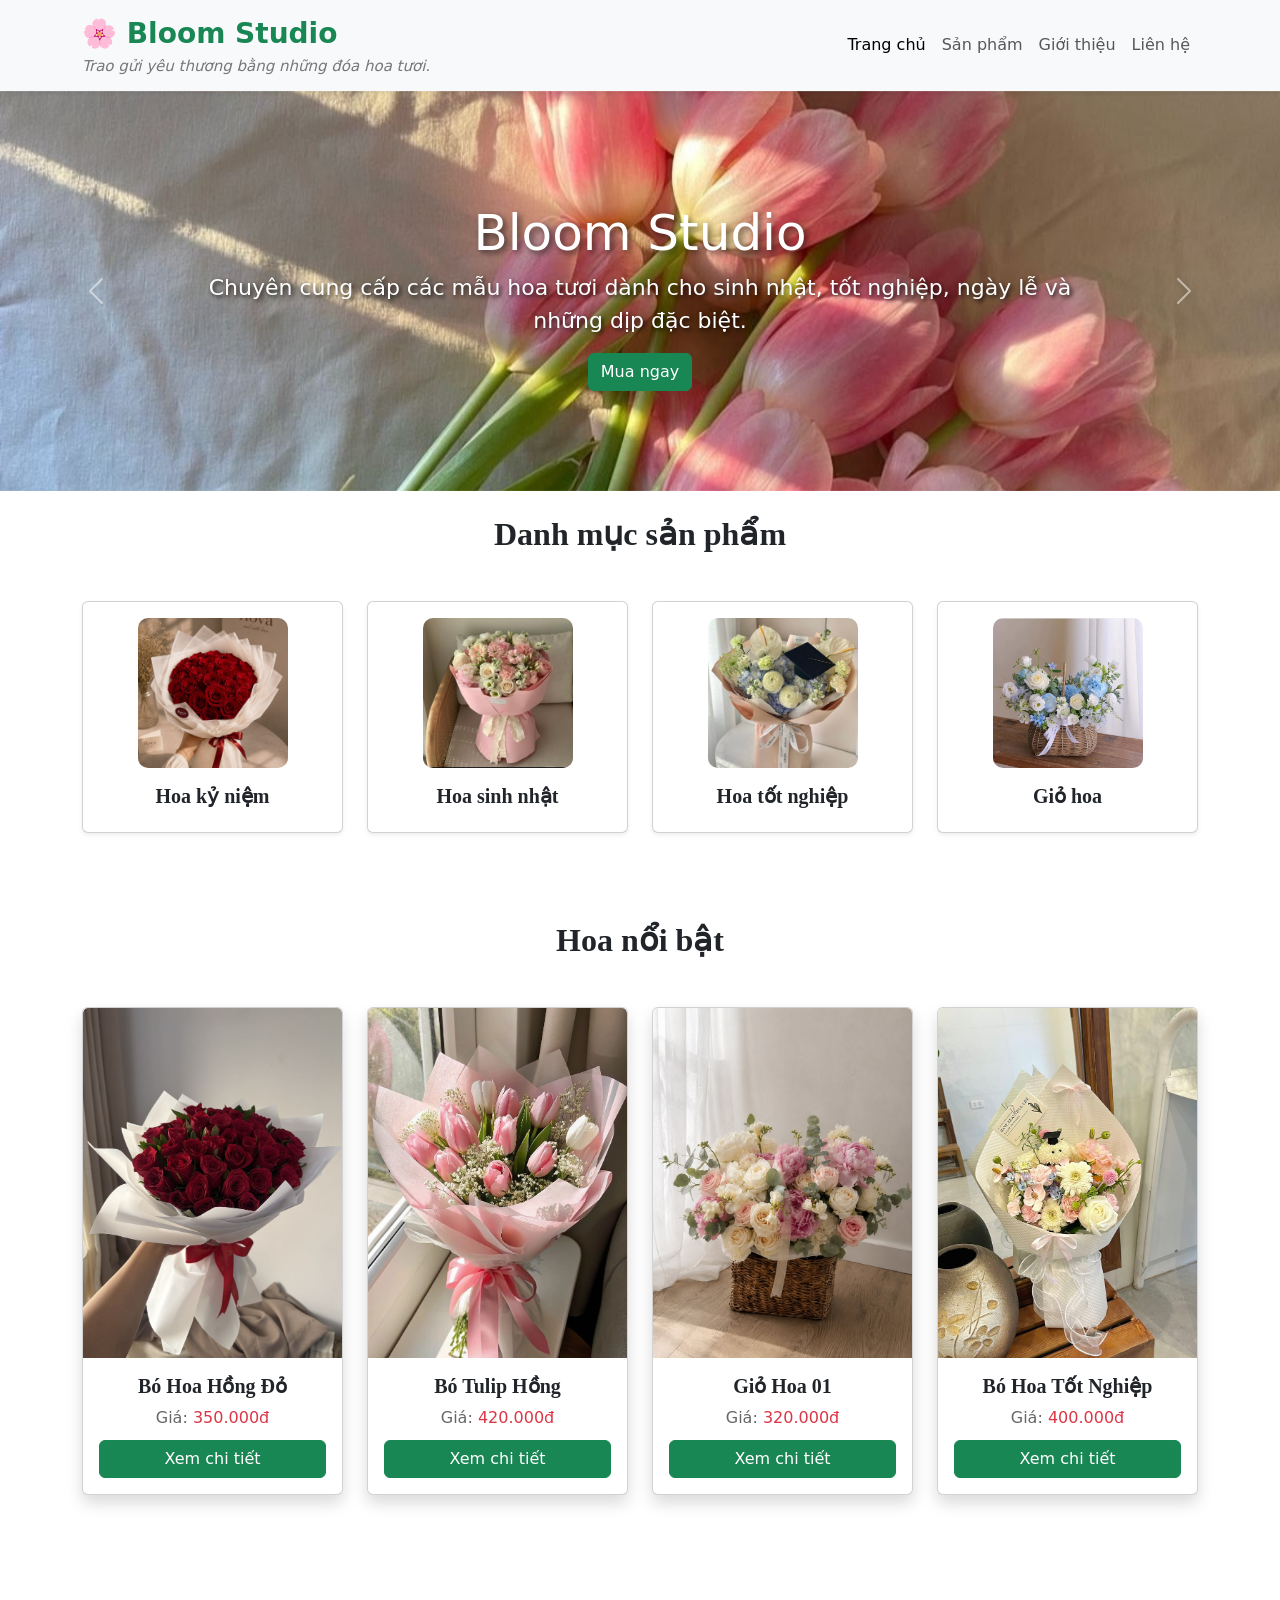
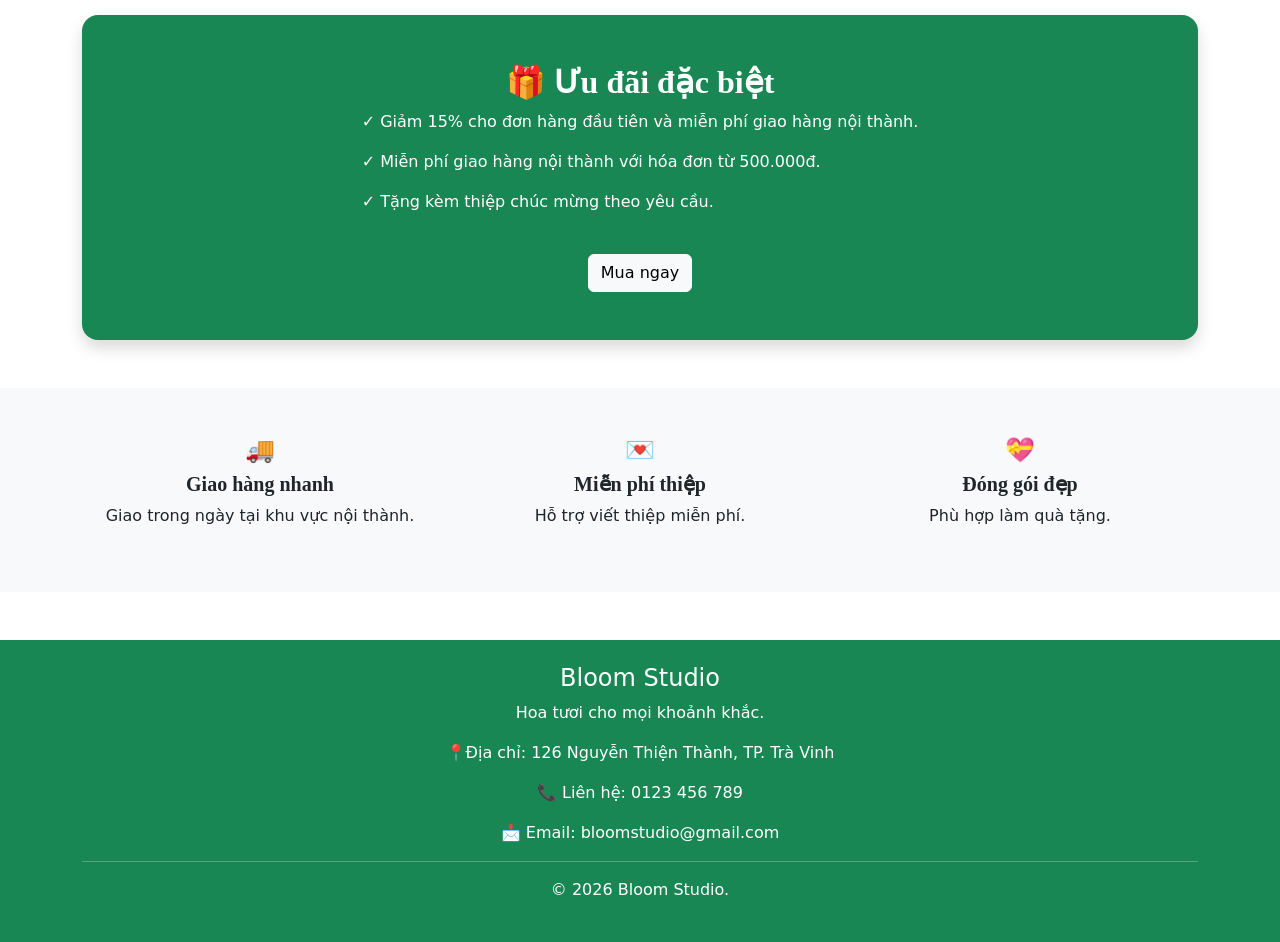
<file: index.html>
<!DOCTYPE html>
<html lang="vi">
<head>
    <meta charset="UTF-8">
    <meta name="viewport" content="width=device-width, initial-scale=1">
        <link href="https://cdn.jsdelivr.net/npm/bootstrap@5.3.7/dist/css/bootstrap.min.css" rel="stylesheet">
        <script src="https://cdn.jsdelivr.net/npm/bootstrap@5.3.8/dist/js/bootstrap.bundle.min.js"></script>
        <link rel="stylesheet" href="css/style.css">
        <title>Bloom Studio - Hoa Tươi</title>

</head>
<body>
    <!--Thanh điều hướng -->
    <nav class="navbar navbar-expand-lg navbar-light bg-light shadow-sm sticky-top">
        <div class="container">
            <a class="navbar-brand d-flex flex-column" href="index.html">
                <span class="logo-title">&#127800; Bloom Studio</span>
                <small class="logo-slogan">Trao gửi yêu thương bằng những đóa hoa tươi.</small>
            </a>

    <!--Nút menu trên màn hình thu nhỏ -->
            <button class="navbar-toggler" type="button" data-bs-toggle="collapse" data-bs-target="#menu">
                <span class="navbar-toggler-icon"></span>
            </button>

            <div class="collapse navbar-collapse" id="menu">
                <ul class="navbar-nav ms-auto">
                    <li class="nav-item"><a class="nav-link active" href="index.html">Trang chủ</a></li>
                    <li class="nav-item"><a class="nav-link" href="html/san-pham.html">Sản phẩm</a></li>
                    <li class="nav-item"><a class="nav-link" href="html/gioi-thieu.html"> Giới thiệu</a></li>
                    <li class="nav-item"><a class="nav-link" href="html/lien-he.html">Liên hệ</a></li>
                </ul>
            </div>
        </div>
    </nav>

    <!-- CAROUSEL (trình chiếu ảnh) -->
    <div id="banner" class="carousel slide" data-bs-ride="carousel">
        <div class="carousel-inner">
            <div class="carousel-item active">
                <img src="assets/banner1.jpg" class="d-block w-100 banner-img"alt="Banner1">
            </div>
            <div class="carousel-item">
                <img src="assets/banner.jpg"class="d-block w-100 banner-img"alt="Banner2">
            </div>
            <div class="carousel-item">
                <img src="assets/banner3.jpg"class="d-block w-100 banner-img"alt="Banner3">
            </div>
        
            <div class="carousel-caption">
                <h1>Bloom Studio</h1>
                <p>Chuyên cung cấp các mẫu hoa tươi dành cho sinh nhật, tốt nghiệp, 
                ngày lễ và những dịp đặc biệt.</p>
                <a href="html/san-pham.html" class="btn btn-success">Mua ngay</a>
            </div>
        </div>
        <!-- nút trái-->
        <button class="carousel-control-prev"type="button" data-bs-target="#banner" data-bs-slide="prev">
            <span class="carousel-control-prev-icon"></span>
        </button>
        <!-- Nút phải -->
        <button class="carousel-control-next"type="button" data-bs-target="#banner" data-bs-slide="next">
            <span class="carousel-control-next-icon"></span>
        </button>
    </div>

    <!--DANH MỤC-->
    <section class="container py-4">
        <h2 class="text-center mb-5">Danh mục sản phẩm</h2>
        <div class="row text-center">

            <div class="col-md-3 mb-3">
                <div class="card shadow-sm category-card">
                    <div class="card-body">
                        <a href="html/san-pham.html?category=Kỷ niệm" class="text-decoration-none text-dark">
                            <img src="assets/love.jpg" alt="Hoa kỷ niệm" class="category-img">
                            <h5 class="mt-3">Hoa kỷ niệm</h5>
                        </a>
                    </div>
                </div>
            </div>

            <div class="col-md-3 mb-3">
                <div class="card shadow-sm category-card">
                    <div class="card-body">
                        <a href="html/san-pham.html?category=Sinh nhật" class="text-decoration-none text-dark">
                            <img src="assets/birthday.jpg" alt="Hoa sinh nhật" class="category-img">
                            <h5 class="mt-3">Hoa sinh nhật</h5>
                        </a>
                    </div>
                </div>
            </div>

            <div class="col-md-3 mb-3">
                <div class="card shadow-sm category-card">
                    <div class="card-body">
                        <a href="html/san-pham.html?category=Tốt nghiệp" class="text-decoration-none text-dark">
                            <img src="assets/graduation.jpg" alt="Hoa tốt nghiệp" class="category-img">
                            <h5 class="mt-3">Hoa tốt nghiệp</h5>
                        </a>
                    </div>
                </div>
            </div>

            <div class="col-md-3 mb-3">
                <div class="card shadow-sm category-card">
                    <div class="card-body">
                        <a href="html/san-pham.html?category=Giỏ hoa" class="text-decoration-none text-dark">
                            <img src="assets/basket.jpg" alt="Giỏ hoa" class="category-img">
                            <h5 class="mt-3">Giỏ hoa</h5>
                        </a>
                    </div>
                </div>
            </div>
        </div>
    </section>

    <!--sản phẩm nổi bật-->
    <section class="container py-5">
        <h2 class="text-center mb-5">Hoa nổi bật</h2>
        <div class="row">
            <div class="col-lg-3 col-md-6 mb-4">
                <div class="card shadow h-100">
                    <img src="assets/hoa1.jpg"class="card-img-top">
                    <div class="card-body">
                        <h5>Bó Hoa Hồng Đỏ</h5>
                        <p> Giá: <span class="text-danger"> 350.000đ </span> </p>
                        <a href="html/chi-tiet.html?id=1" class="btn btn-success">Xem chi tiết</a>
                    </div>
                </div>
            </div>

            <div class="col-lg-3 col-md-6 mb-4">
                <div class="card shadow h-100">
                    <img src="assets/hoa2.jpg" class="card-img-top">
                    <div class="card-body">
                        <h5>Bó Tulip Hồng</h5>
                        <p> Giá: <span class="text-danger"> 420.000đ </span></p>
                        <a href="html/chi-tiet.html?id=6"class="btn btn-success">Xem chi tiết</a>
                    </div>
                </div>
            </div>

            <div class="col-lg-3 col-md-6 mb-4">
                <div class="card shadow h-100">
                    <img src="assets/hoa3.jpg" class="card-img-top">
                    <div class="card-body">
                        <h5>Giỏ Hoa 01</h5>
                        <p> Giá: <span class="text-danger"> 320.000đ</span> </p>
                        <a href="html/chi-tiet.html?id=15"class="btn btn-success"> Xem chi tiết</a>
                    </div>
                </div>
            </div>

            <div class="col-lg-3 col-md-6 mb-4">
                <div class="card shadow h-100">
                    <img src="assets/hoa4.jpg" class="card-img-top">
                    <div class="card-body">
                        <h5>Bó Hoa Tốt Nghiệp</h5>
                        <p> Giá: <span class="text-danger"> 400.000đ</span> </p>
                        <a href="html/chi-tiet.html?id=11"class="btn btn-success"> Xem chi tiết</a>
                    </div>
                </div>
            </div>
        </div>
    </section>

    <section class="container py-5">
        <div class="bg-success text-white rounded-4 p-5 text-center shadow">
            <h2>&#127873; Ưu đãi đặc biệt</h2>
            <div class="d-inline-block text-start">
                <p>&#10003; Giảm 15% cho đơn hàng đầu tiên và miễn phí giao hàng nội thành.</p>
                <p>&#10003; Miễn phí giao hàng nội thành với hóa đơn từ 500.000đ.</p>
                <p>&#10003; Tặng kèm thiệp chúc mừng theo yêu cầu.</p>
            </div>
            <div class="mt-4">
                <a href="html/san-pham.html" class="btn btn-light"> Mua ngay</a>
            </div>
        </div>
    </section>

    <!--cam kết-->
    <section class="bg-light py-5">
        <div class="container">
            <div class="row text-center">
                <div class="col-md-4">
                    <h4>&#128666</h4>
                    <h5>Giao hàng nhanh</h5>
                    <p> Giao trong ngày tại khu vực nội thành.</p>
                </div>
                <div class="col-md-4">
                    <h4>&#128140;</h4>
                    <h5>Miễn phí thiệp</h5>
                    <p>Hỗ trợ viết thiệp miễn phí.</p>
                </div>
                <div class="col-md-4">
                    <h4>&#128157</h4>
                    <h5>Đóng gói đẹp</h5>
                    <p> Phù hợp làm quà tặng.</p>
                </div>
            </div>
        </div>
    </section>

    <!--footer-->
    <footer class="bg-success text-white mt-5">
        <div class="container py-4 text-center">
            <h4>Bloom Studio</h4>
            <p>Hoa tươi cho mọi khoảnh khắc.</p>
            <p> 📍Địa chỉ: 126 Nguyễn Thiện Thành, TP. Trà Vinh</p>
            <p> 📞 Liên hệ: 0123 456 789</p>
            <p> 📩 Email: bloomstudio@gmail.com</p>
            <hr>
            <p> © 2026 Bloom Studio. </p>
        </div>
    </footer>
    <script src="js/script.js"></script>
</body>
</html>
</file>
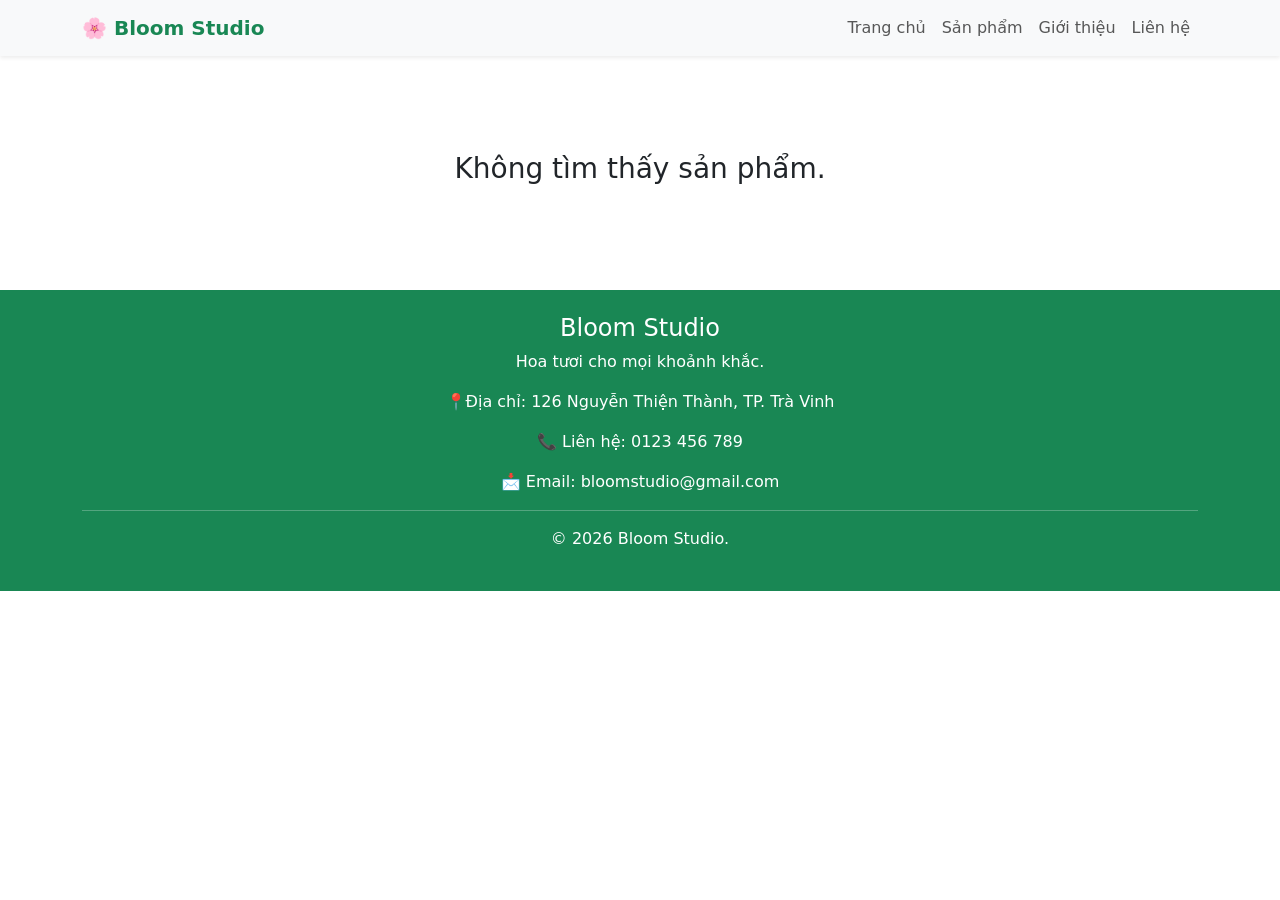
<file: html/chi-tiet.html>
<!DOCTYPE html>
<html lang="vi">
<head>
    <meta charset="UTF-8">
    <meta name="viewport" content="width=device-width, initial-scale=1">
    <link href="https://cdn.jsdelivr.net/npm/bootstrap@5.3.7/dist/css/bootstrap.min.css" rel="stylesheet">
    <script src="https://cdn.jsdelivr.net/npm/bootstrap@5.3.8/dist/js/bootstrap.bundle.min.js"></script>
    <link rel="stylesheet" href="../css/style.css">
    <title>Chi tiết sản phẩm | Bloom Studio</title>
</head>
<body>
    <!-- Thanh điều hướng -->
    <nav class="navbar navbar-expand-lg navbar-light bg-light shadow-sm sticky-top">
        <div class="container">
            <a class="navbar-brand fw-bold text-success" href="../index.html">&#127800; Bloom Studio</a>
            <button class="navbar-toggler" type="button" data-bs-toggle="collapse" data-bs-target="#menu">
                <span class="navbar-toggler-icon"></span>
            </button>
            <div class="collapse navbar-collapse" id="menu">
                <ul class="navbar-nav ms-auto">
                    <li class="nav-item"><a class="nav-link" href="../index.html">Trang chủ</a></li>
                    <li class="nav-item"><a class="nav-link" href="san-pham.html">Sản phẩm</a></li>
                    <li class="nav-item"><a class="nav-link" href="gioi-thieu.html">Giới thiệu</a></li>
                    <li class="nav-item"><a class="nav-link" href="lien-he.html">Liên hệ</a></li>
                </ul>
            </div>
        </div>
    </nav>

    <!-- Khu vực hiển thị chi tiết sản phẩm -->
    <div class="container py-5 my-5">
        <div class="row align-items-center justify-content-center" id="productDetailContainer">
            <div class="col-12 text-center">
                <p class="text-muted">Đang tải thông tin sản phẩm...</p>
            </div>
        </div>
    </div>

    <!-- FOOTER-->
    <footer class="bg-success text-white mt-5">
        <div class="container py-4 text-center">
            <h4>Bloom Studio</h4>
            <p>Hoa tươi cho mọi khoảnh khắc.</p>
            <p> 📍Địa chỉ: 126 Nguyễn Thiện Thành, TP. Trà Vinh</p>
            <p> 📞 Liên hệ: 0123 456 789</p>
            <p> 📩 Email: bloomstudio@gmail.com</p>
            <hr>
            <p> © 2026 Bloom Studio. </p>
        </div>
    </footer>

    <script src="../js/script.js"></script>
    <script src="../js/chitiet.js"></script>
</body>
</html>
</file>
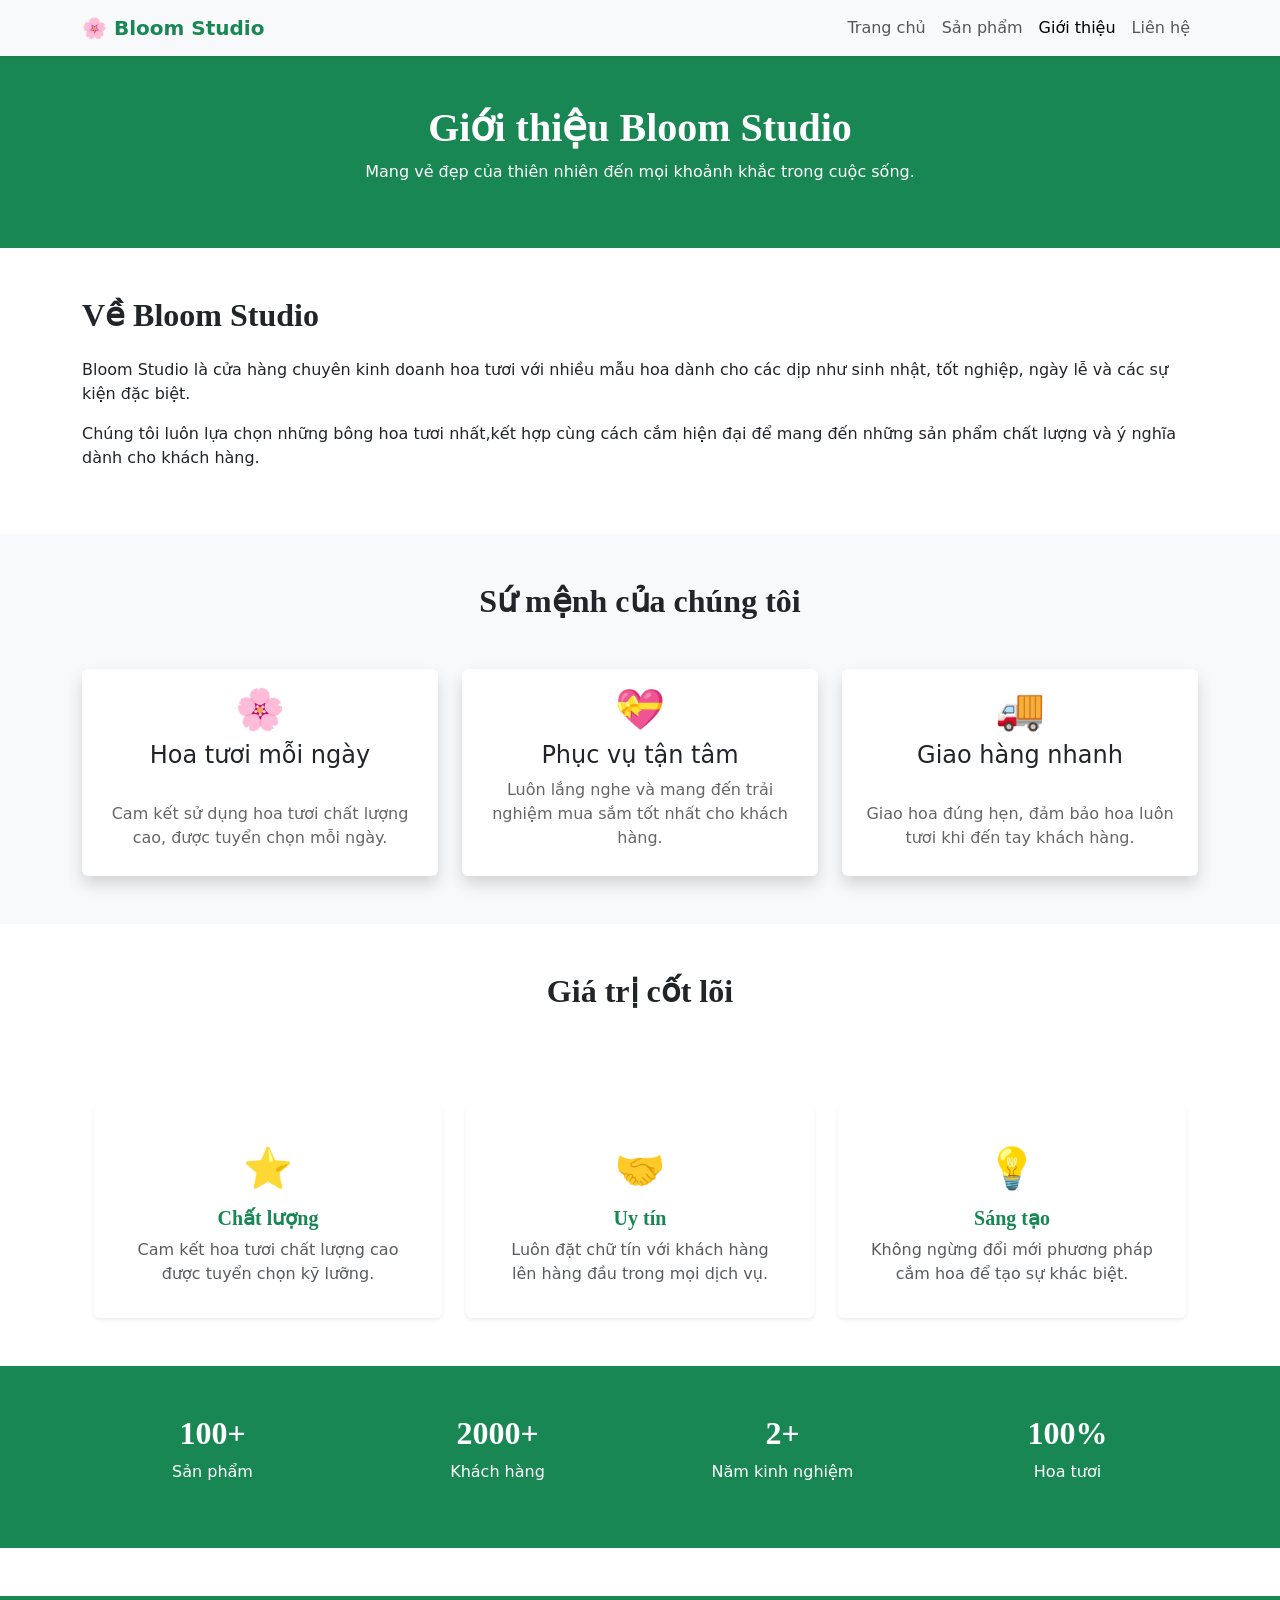
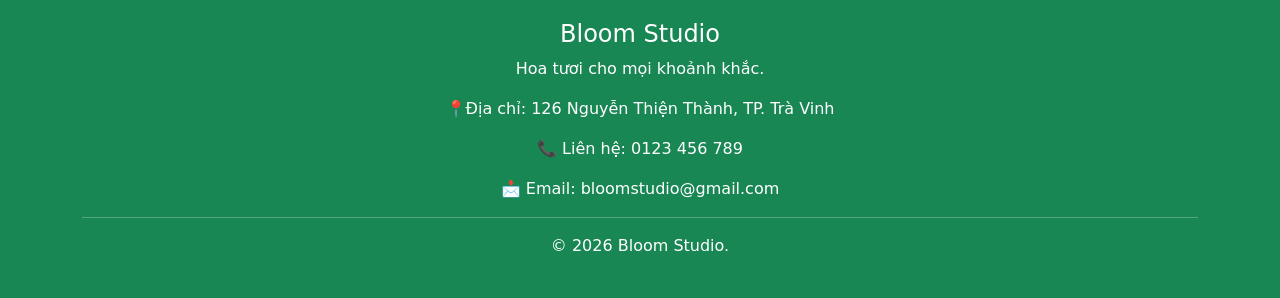
<file: html/gioi-thieu.html>
<!DOCTYPE html>
<html lang="vi">
<head>
    <meta charset="UTF-8">
    <meta name="viewport" content="width=device-width, initial-scale=1.0">
    <title>Giới thiệu | Bloom Studio</title>

    <link href="https://cdn.jsdelivr.net/npm/bootstrap@5.3.7/dist/css/bootstrap.min.css" rel="stylesheet">
    <script src="https://cdn.jsdelivr.net/npm/bootstrap@5.3.7/dist/js/bootstrap.bundle.min.js"></script>

    <link rel="stylesheet" href="../css/style.css">
</head>
<body>

    <nav class="navbar navbar-expand-lg navbar-light bg-light shadow-sm sticky-top">
        <div class="container">
            <a class="navbar-brand fw-bold text-success" href="../index.html">&#127800; Bloom Studio</a>
            <button class="navbar-toggler"type="button"data-bs-toggle="collapse"data-bs-target="#menu">
                <span class="navbar-toggler-icon"></span>
            </button>
            <div class="collapse navbar-collapse" id="menu">
                <ul class="navbar-nav ms-auto">
                    <li class="nav-item"><a class="nav-link" href="../index.html">Trang chủ</a></li>
                    <li class="nav-item"><a class="nav-link " href="san-pham.html">Sản phẩm</a></li>
                    <li class="nav-item"><a class="nav-link active" href="gioi-thieu.html">Giới thiệu</a></li>
                    <li class="nav-item"><a class="nav-link" href="lien-he.html">Liên hệ</a></li>
                </ul>
            </div>
        </div>
    </nav>


    <section class="bg-success text-white text-center py-5">
        <div class="container">
            <h1>Giới thiệu Bloom Studio</h1>
            <p> Mang vẻ đẹp của thiên nhiên đến mọi khoảnh khắc trong cuộc sống.</p>
        </div>
    </section>
<!--giới thiệu-->
    <section class="container py-5">
        <div class="row align-items-center">
            </div>
                <h2 class="mb-4">Về Bloom Studio</h2>
                <p> Bloom Studio là cửa hàng chuyên kinh doanh hoa tươi với nhiều mẫu hoa dành cho các dịp như sinh nhật,
                    tốt nghiệp, ngày lễ và các sự kiện đặc biệt. </p>
                <p> Chúng tôi luôn lựa chọn những bông hoa tươi nhất,kết hợp cùng cách cắm hiện đại để mang đến những
                sản phẩm chất lượng và ý nghĩa dành cho khách hàng.</p>
        </div>
    </section>

    <section class="bg-light py-5">
        <div class="container">
            <h2 class="text-center mb-5">Sứ mệnh của chúng tôi </h2>
            <div class="row">
                <div class="col-md-4 text-center">
                    <div class="card border-0 shadow h-100">
                        <div class="card-body">
                            <h1>&#127800;</h1>
                            <h4>Hoa tươi mỗi ngày</h4>
                            <p> Cam kết sử dụng hoa tươi chất lượng cao, được tuyển chọn mỗi ngày.</p>
                        </div>
                    </div>
                </div>
                <div class="col-md-4 text-center">
                    <div class="card border-0 shadow h-100">
                        <div class="card-body">
                            <h1>💝</h1>
                            <h4>Phục vụ tận tâm</h4>
                            <p>Luôn lắng nghe và mang đến trải nghiệm mua sắm tốt nhất cho khách hàng. </p>
                        </div>
                    </div>
                </div>
                <div class="col-md-4 text-center">
                    <div class="card border-0 shadow h-100">
                        <div class="card-body">
                            <h1>🚚</h1>
                            <h4>Giao hàng nhanh</h4>
                            <p>Giao hoa đúng hẹn, đảm bảo hoa luôn tươi khi đến tay khách hàng.</p>
                        </div>
                    </div>
                </div>
            </div>
        </div>
    </section>

    <section class="container py-5">
        <h2 class="text-center mb-5">Giá trị cốt lõi </h2>
            <div class="row justify-content-center">
                <div class="row justify-content-center g-4">
                    <div class="col-md-4 text-center">
                        <div class="card border-0 shadow-sm h-100 p-3">
                            <div class="card-body">
                                <div class="fs-1 mb-2">⭐</div>
                                <h5 class="text-success fw-bold">Chất lượng</h5>
                                <p class="text-muted small mb-0">Cam kết hoa tươi chất lượng cao được tuyển chọn kỹ lưỡng.</p>
                            </div>
                        </div>
                    </div>
                    <div class="col-md-4 text-center">
                        <div class="card border-0 shadow-sm h-100 p-3">
                            <div class="card-body">
                                <div class="fs-1 mb-2">🤝</div>
                                <h5 class="text-success fw-bold">Uy tín</h5>
                                <p class="text-muted small mb-0">Luôn đặt chữ tín với khách hàng lên hàng đầu trong mọi dịch vụ.</p>
                            </div>
                        </div>
                    </div>
                    <div class="col-md-4 text-center">
                        <div class="card border-0 shadow-sm h-100 p-3">
                            <div class="card-body">
                                <div class="fs-1 mb-2">💡</div>
                                <h5 class="text-success fw-bold">Sáng tạo</h5>
                                <p class="text-muted small mb-0">Không ngừng đổi mới phương pháp cắm hoa để tạo sự khác biệt.</p>
                            </div>
                        </div>
                    </div>
                </div>
        </div>

</section>

<!--thống kê -->
    <section class="bg-success text-white py-5">
        <div class="container">
            <div class="row text-center">
                <div class="col-md-3">
                    <h2>100+</h2>
                    <p>Sản phẩm</p>
                </div>
                <div class="col-md-3">
                    <h2>2000+</h2>
                    <p>Khách hàng</p>
                </div>
                <div class="col-md-3">
                    <h2>2+</h2>
                    <p>Năm kinh nghiệm</p>
                </div>
                <div class="col-md-3">
                    <h2>100%</h2>
                    <p>Hoa tươi</p>
                </div>
            </div>
        </div>
    </section>

    <footer class="bg-success text-white mt-5">
        <div class="container py-4 text-center">
            <h4>Bloom Studio</h4>
            <p>Hoa tươi cho mọi khoảnh khắc.</p>
            <p> 📍Địa chỉ: 126 Nguyễn Thiện Thành, TP. Trà Vinh</p>
            <p> 📞 Liên hệ: 0123 456 789</p>
            <p> 📩 Email: bloomstudio@gmail.com</p>
            <hr>
            <p> © 2026 Bloom Studio. </p>
        </div>
    </footer>
</body>
</html>
</file>
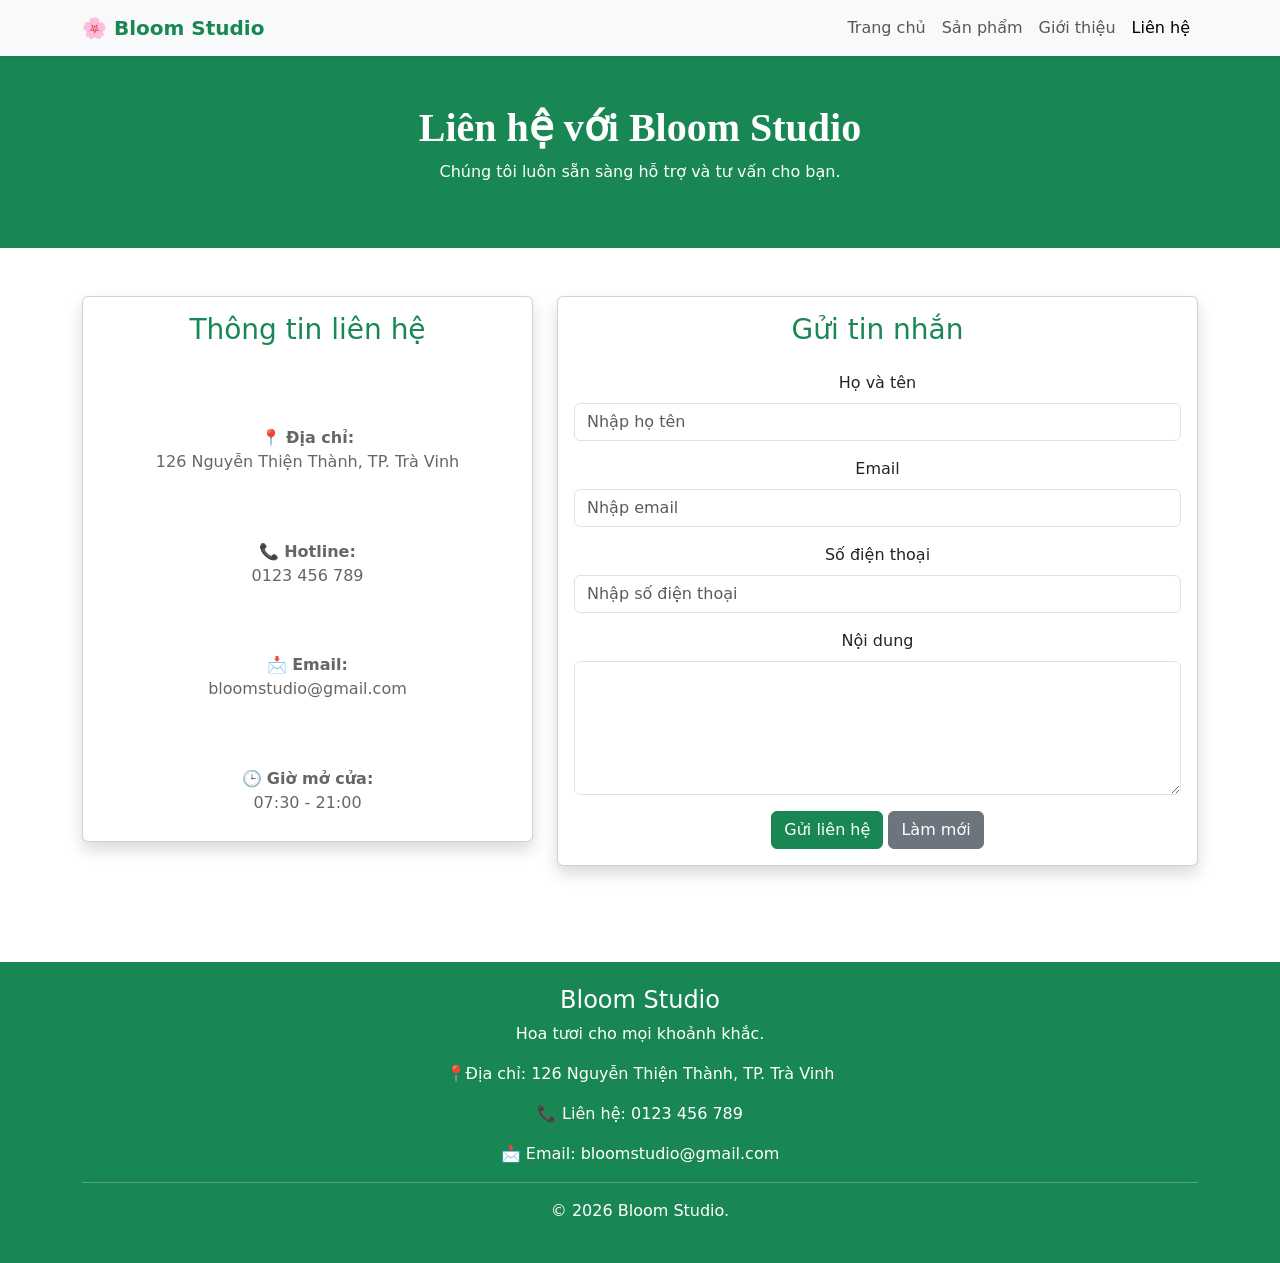
<file: html/lien-he.html>
<!DOCTYPE html>
<html lang="vi">
<head>
    <meta charset="UTF-8">
    <meta name="viewport" content="width=device-width, initial-scale=1.0">
    <title>Liên hệ | Bloom Studio</title>
    <link href="https://cdn.jsdelivr.net/npm/bootstrap@5.3.7/dist/css/bootstrap.min.css" rel="stylesheet">
    <script src="https://cdn.jsdelivr.net/npm/bootstrap@5.3.7/dist/js/bootstrap.bundle.min.js"></script>

    <link rel="stylesheet" href="../css/style.css">
</head>
<body>
    <nav class="navbar navbar-expand-lg navbar-light bg-light shadow-sm sticky-top">
        <div class="container">
            <a class="navbar-brand fw-bold text-success" href="../index.html">&#127800; Bloom Studio</a>
            <button class="navbar-toggler"type="button"data-bs-toggle="collapse"data-bs-target="#menu">
                <span class="navbar-toggler-icon"></span>
            </button>
            <div class="collapse navbar-collapse" id="menu">
                <ul class="navbar-nav ms-auto">
                    <li class="nav-item"> <a class="nav-link" href="../index.html">Trang chủ</a></li>
                    <li class="nav-item"><a class="nav-link " href="san-pham.html">Sản phẩm</a> </li>
                    <li class="nav-item"><a class="nav-link " href="gioi-thieu.html">Giới thiệu</a></li>
                    <li class="nav-item"><a class="nav-link active" href="lien-he.html">Liên hệ</a> </li>
                </ul>
            </div>
        </div>
    </nav>

    <section class="bg-success text-white text-center py-5">
        <div class="container">
            <h1>Liên hệ với Bloom Studio</h1>
            <p>Chúng tôi luôn sẵn sàng hỗ trợ và tư vấn cho bạn.</p>
        </div>
    </section>

<!--thông tin-->
    <section class="container py-5">
        <div class="row">
            <div class="col-lg-5 mb-4">
                <div class="card shadow h-100">
                    <div class="card-body">
                        <h3 class="text-success mb-4">Thông tin liên hệ</h3>
                        <p>📍 <strong>Địa chỉ:</strong><br> 126 Nguyễn Thiện Thành, TP. Trà Vinh </p>
                        <p>📞 <strong>Hotline:</strong><br> 0123 456 789</p>
                        <p>📩 <strong>Email:</strong><br> bloomstudio@gmail.com </p>
                        <p>🕒 <strong>Giờ mở cửa:</strong><br> 07:30 - 21:00</p>
                    </div>
                </div>
            </div>

            <!-- FORM -->
            <div class="col-lg-7">
                <div class="card shadow">
                    <div class="card-body">
                        <h3 class="text-success mb-4">
                            Gửi tin nhắn
                        </h3>
                        <form onsubmit="return validateForm()">
                            <div class="mb-3">
                                <label class="form-label">Họ và tên</label>
                                <input type="text" id="name" class="form-control" placeholder="Nhập họ tên">
                            </div>
                            <div class="mb-3">
                                <label class="form-label"> Email </label>
                                <input type="email" id="email"class="form-control" placeholder="Nhập email">
                            </div>
                            <div class="mb-3">
                                <label class="form-label"> Số điện thoại </label>
                                <input type="text" class="form-control"  placeholder="Nhập số điện thoại">
                            </div>
                            <div class="mb-3">
                                <label class="form-label"> Nội dung </label>
                                <textarea id="message" rows="5" class="form-control" placeholder="Nhập nội dung cần liên hệ"> </textarea>
                            </div>
                            <button type="submit" class="btn btn-success"> Gửi liên hệ</button>
                            <button type="reset" class="btn btn-secondary"> Làm mới </button>
                        </form>
                    </div>
                </div>
            </div>
        </div>
    </section>


    <footer class="bg-success text-white mt-5">
        <div class="container py-4 text-center">
            <h4>Bloom Studio</h4>
            <p>Hoa tươi cho mọi khoảnh khắc.</p>
            <p> 📍Địa chỉ: 126 Nguyễn Thiện Thành, TP. Trà Vinh</p>
            <p> 📞 Liên hệ: 0123 456 789</p>
            <p> 📩 Email: bloomstudio@gmail.com</p>
            <hr>
            <p> © 2026 Bloom Studio. </p>
        </div>
    </footer>
</body>
</html>
</file>
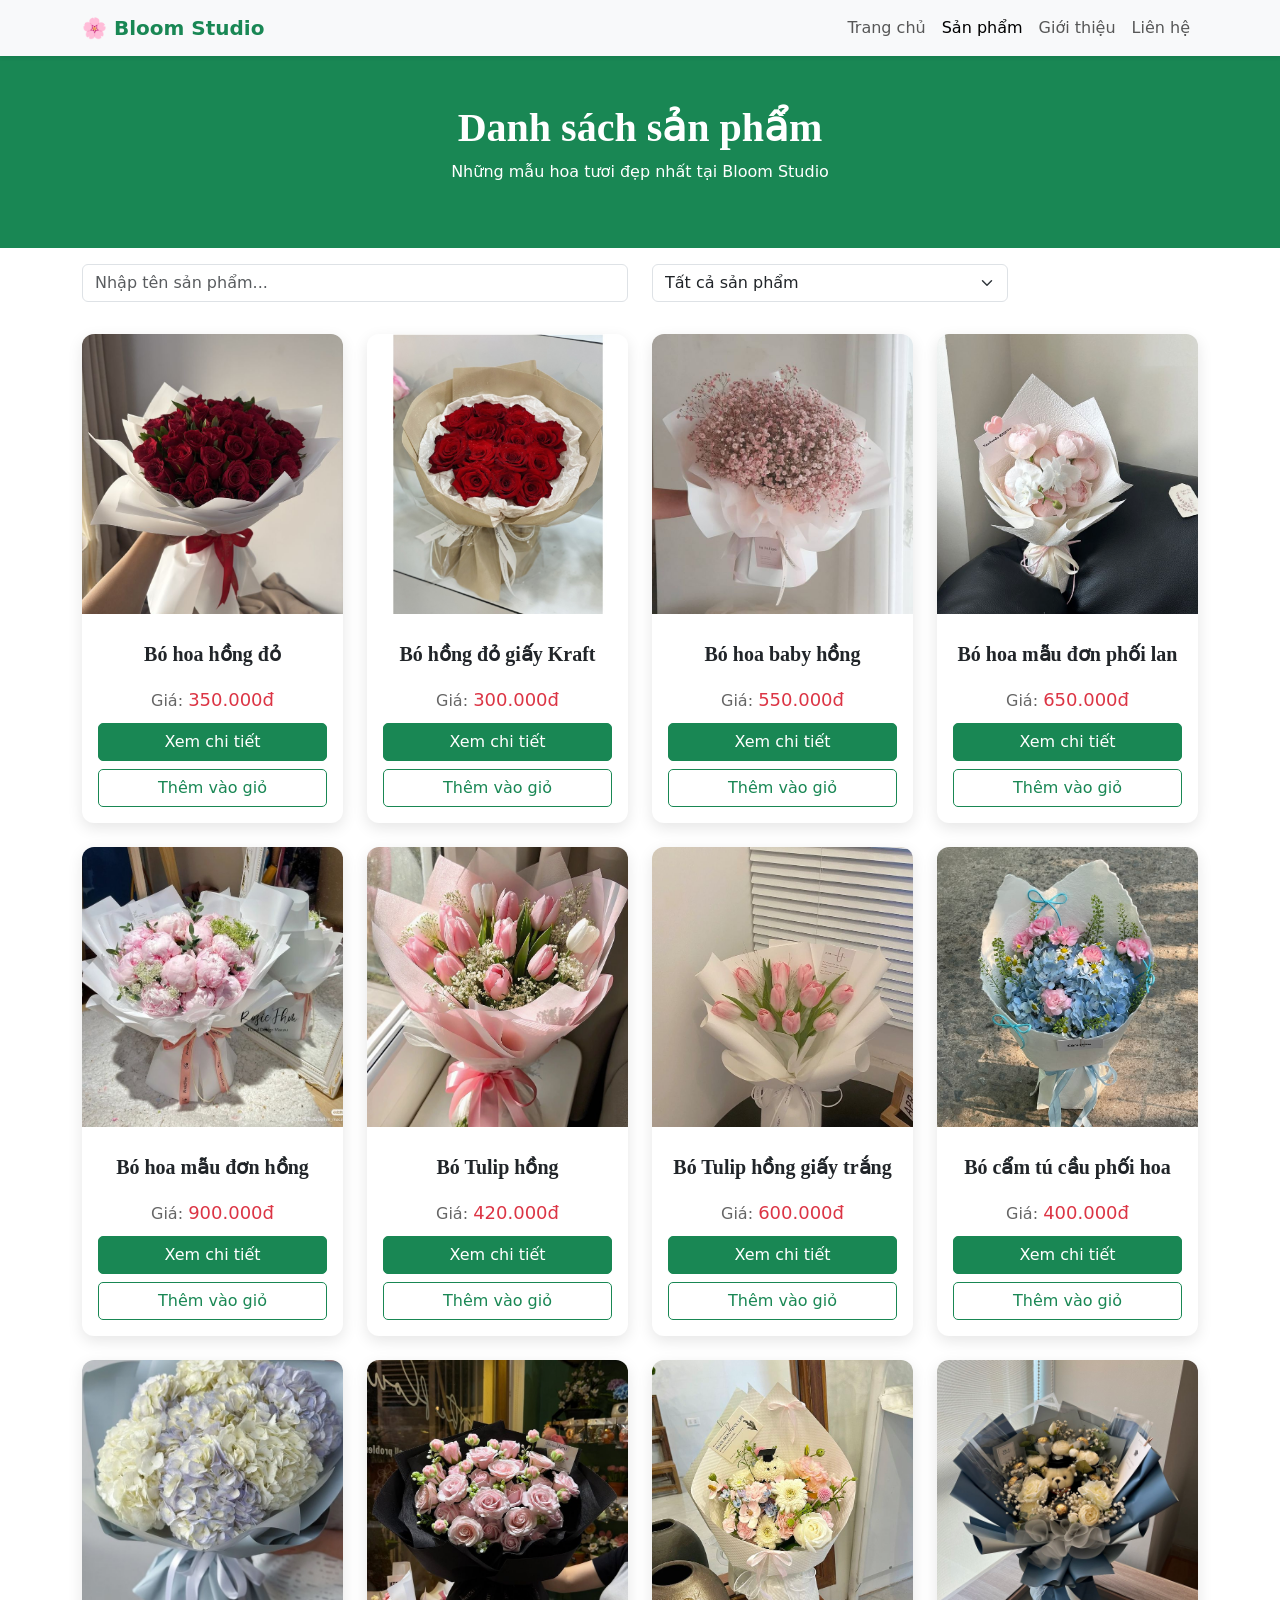
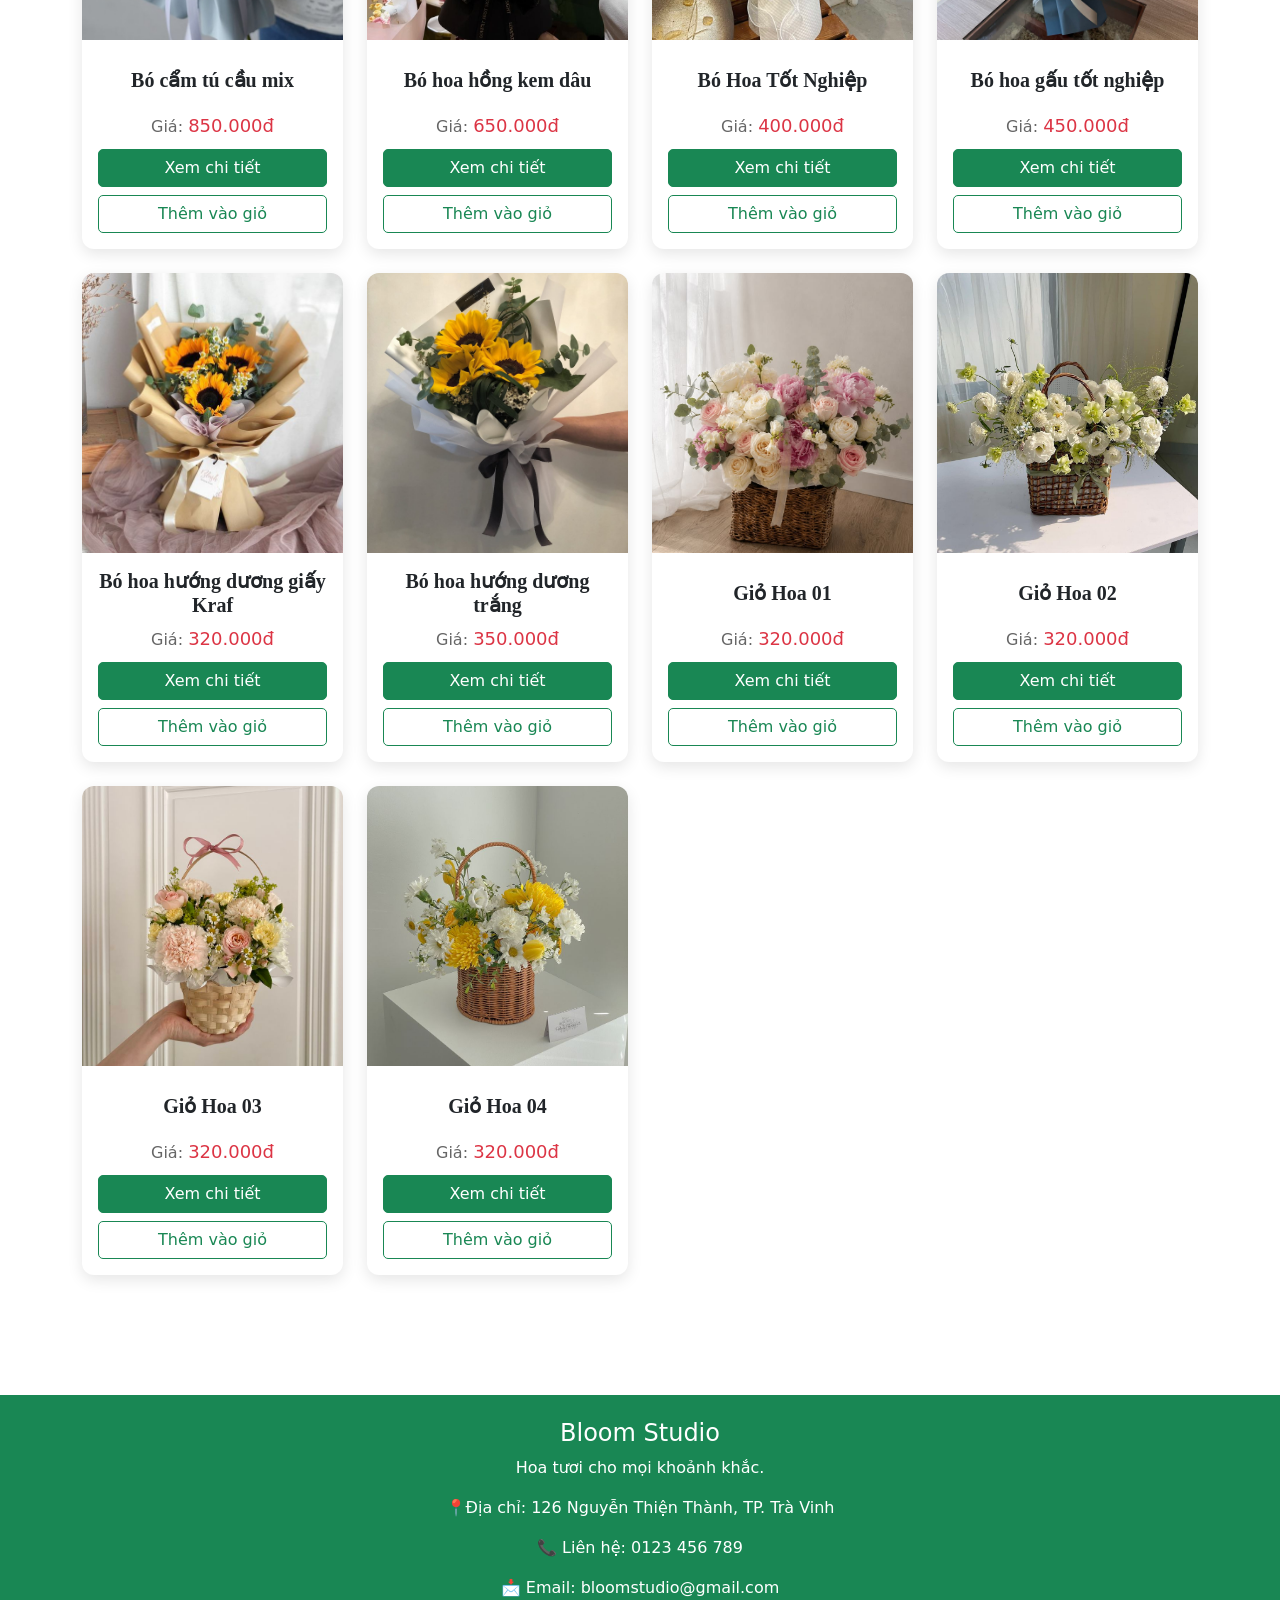
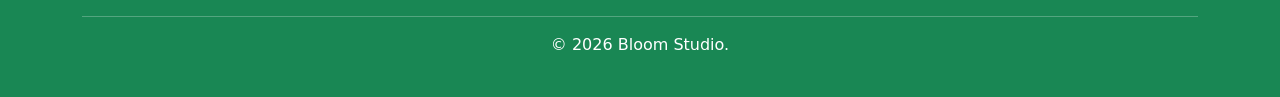
<file: html/san-pham.html>
<!DOCTYPE html>
<html lang="vi">
<head>
    <meta charset="UTF-8">
    <meta name="viewport" content="width=device-width, initial-scale=1">
    <title>Sản phẩm | Bloom Studio</title>
    <link href="https://cdn.jsdelivr.net/npm/bootstrap@5.3.7/dist/css/bootstrap.min.css" rel="stylesheet">
    <script src="https://cdn.jsdelivr.net/npm/bootstrap@5.3.7/dist/js/bootstrap.bundle.min.js"></script>
    <link rel="stylesheet" href="../css/style.css">
</head>
<body>

<!--navbar-->
    <nav class="navbar navbar-expand-lg navbar-light bg-light shadow-sm sticky-top">
        <div class="container">
            <a class="navbar-brand fw-bold text-success" href="../index.html">&#127800; Bloom Studio</a>
            <button class="navbar-toggler"type="button"data-bs-toggle="collapse"data-bs-target="#menu">
                <span class="navbar-toggler-icon"></span>
            </button>
            <div class="collapse navbar-collapse" id="menu">
                <ul class="navbar-nav ms-auto">
                    <li class="nav-item"><a class="nav-link" href="../index.html">Trang chủ</a></li>
                    <li class="nav-item"><a class="nav-link active" href="san-pham.html">Sản phẩm</a></li>
                    <li class="nav-item"><a class="nav-link" href="gioi-thieu.html">Giới thiệu</a> </li>
                    <li class="nav-item"><a class="nav-link" href="lien-he.html">Liên hệ</a></li>
                </ul>
            </div>
        </div>
    </nav>

<!--banner-->
    <section class="bg-success text-white text-center py-5">
        <div class="container">
            <h1>Danh sách sản phẩm</h1>
            <p> Những mẫu hoa tươi đẹp nhất tại Bloom Studio</p>
        </div>
    </section>

<!--Thanh tìm kiếm-->
    <div class="container mt-3">
        <div class="row">
            <div class="col-md-6 mb-3">
                <input type="text" class="form-control" id="searchInput" placeholder="Nhập tên sản phẩm..." onkeyup="searchProduct()">
            </div>
            <div class="col-md-4 mb-3">
                <select class="form-select" id="categoryFilter" onchange="filterCategory()">
                    <option value="all">Tất cả sản phẩm</option>
                    <option value="Kỷ niệm">Hoa kỷ niệm</option>
                    <option value="Sinh nhật">Hoa sinh nhật</option>
                    <option value="Tốt nghiệp">Hoa tốt nghiệp</option>
                    <option value="Giỏ hoa">Giỏ hoa</option>
                </select>
            </div>
        </div>
    </div>

<!-- product-->
    <section class="container pt-3 pb-5">
        <div class="row" id="productList">
            <!-- JavaScript hiển thị -->
        </div>
    </section>

<!--footer-->
    <footer class="bg-success text-white mt-5">
        <div class="container py-4 text-center">
            <h4>Bloom Studio</h4>
            <p>Hoa tươi cho mọi khoảnh khắc.</p>
            <p> 📍Địa chỉ: 126 Nguyễn Thiện Thành, TP. Trà Vinh</p>
            <p> 📞 Liên hệ: 0123 456 789</p>
            <p> 📩 Email: bloomstudio@gmail.com</p>
            <hr>
            <p> © 2026 Bloom Studio. </p>
        </div>
    </footer>
    <script src="../js/script.js"></script>
</body>
</html>
</file>
<file: css/style.css>
.banner-img{
    width: 100%;
    height: 400px;
    object-fit: cover;
}
.logo-title{
    font-size: 28px;
    font-weight: bold;
    color: #198754;
}

.logo-slogan{
    font-size: 15px;
    font-style: italic;
    color: #777;
}

@import url('https://fonts.googleapis.com/css2?family=Be+Vietnam+Pro:wght@300;400;500;600;700&family=Lora:ital,wght@0,700;1,700&display=swap');

/* Thay đổi font cho các tiêu đề */
section h2, 
.category-card h5, 
.card-body h5, 
section.bg-light h5 {
    font-family: "Lora", serif;
    font-weight: 700;
}
.bg-success.text-white.text-center.py-5 h1 {
    font-family: 'Lora', serif !important;
    font-weight: 700;
}
.product-detail-name {
    font-family: 'Lora', serif !important;
    font-weight: 700;
}


/*hoa nổi bật*/
.card-body{
    display: flex;
    flex-direction: column; /*chiều dọc*/
    text-align: center;
}
.card-body .btn{
    margin-top: auto;
}
.card-title{
    min-height: 60px;
}
.card-img-top{
    height: 350px;
    object-fit: cover;
    transition: transform 0.4s ease;    
}
/* Card sản phẩm */
.card{
    transition: all 0.3s ease;
    overflow: hidden;
}
/* Hiệu ứng khi rê chuột */
.card:hover{
    transform: translateY(-8px);
    box-shadow: 0 10px 25px rgba(0,0,0,0.2);
}
/* Phóng to ảnh */
.card:hover .card-img-top{
    transform: scale(1.1);
}

/*trình chiếu ảnh*/
.carousel-caption{
    bottom: 20%;
}
.carousel-caption h1{
    font-size:50px;
    /*font-weight:bold;*/
    color:white;
    text-shadow:3px 3px 6px rgba(0,0,0,.6);
}
.carousel-caption p{
    font-size:22px;
    color:white;
    text-shadow:2px 2px 4px rgba(0,0,0,.8);
}

/*danh mục (ảnh)*/
.category-img{
    width: 150px;
    height: 150px;
    object-fit: cover;
    border-radius: 10px;
    display: block;
    margin: 0 auto;
    transition: transform 0.3s ease;
}
.category-card:hover .category-img{
    transform: scale(1.15);
}
.category-card{
    transition: all 0.3s ease;
}
.category-card:hover{
    transform: translateY(-5px);
    box-shadow: 0 8px 20px rgba(0,0,0,0.2);
}
.category-card:hover .category-img{
    transform: scale(1.15);
}
/*trang sp*/
.product-card{
    border: none;
    border-radius: 12px;
    overflow: hidden;
    transition: .3s;
    box-shadow: 0 5px 15px rgba(0,0,0,.1);
}
.product-card:hover{
    transform: translateY(-8px);
    box-shadow: 0 12px 25px rgba(0,0,0,.18);
}
.product-card .card-img-top{
    height:280px;
    width:100%;
    object-fit:cover;
    transition:.4s;
}
.product-card:hover .card-img-top{
    transform:scale(1.08);
}
.product-card .card-body{
    display:flex;
    flex-direction:column;
}
.product-card .card-title{
    min-height:55px;
    font-size:18px;
    font-weight:600;
}
.product-card p{
    margin-bottom:30px;
}
.product-card .text-danger{
    font-size:18px;
}
.product-card .btn{
    margin-top:auto;
    width:100%;
    border-radius:5px;
}
.card-body p{
    margin-bottom:10px;
    margin-top:auto;
    font-size:16px;
    color:#666;
}
.card-title{
    font-weight:900;
    min-height:50px;
}
.product-card .card-body h5 {
    min-height: 48px;
    display: flex;
    align-items: center;
    justify-content: center;
}
/*chi tiết*/
.product-detail-img {
    width: 100%;
    max-width:430px;
    height:520px;
    object-fit:cover;
    border-radius: 15px;
    box-shadow: 0 4px 15px rgba(0,0,0,0.1);
}
</file>
